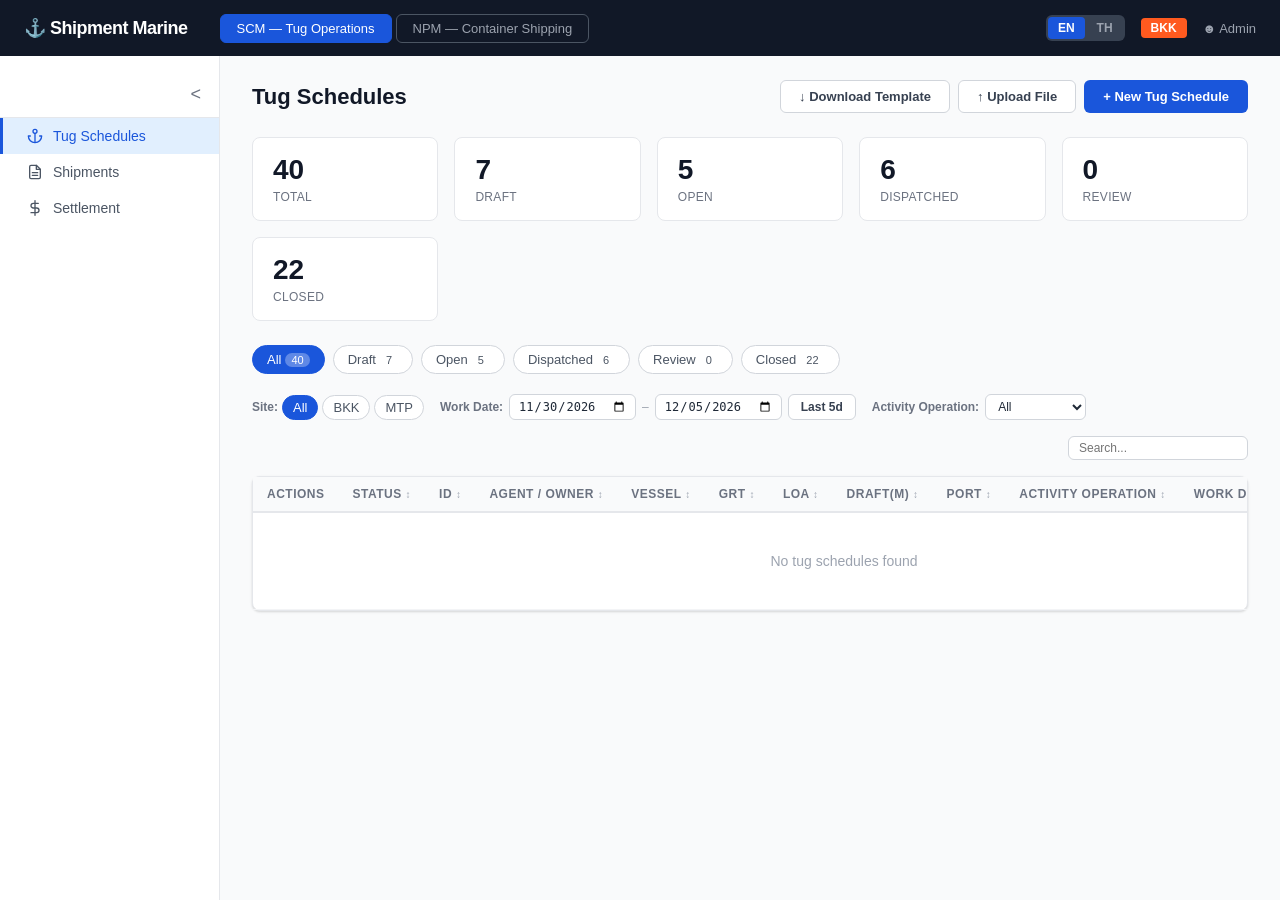
<file: index.html>
<!DOCTYPE html>
<html lang="en">
<head>
    <meta charset="UTF-8">
    <meta name="viewport" content="width=device-width, initial-scale=1.0">
    <title>Shipment Marine</title>
    <link rel="stylesheet" href="styles.css">
</head>
<body>
    <header class="header">
        <div class="header-left">
            <div class="logo">&#9875; Shipment Marine</div>
            <div class="module-switcher">
                <button class="module-btn active" data-module="scm">SCM &mdash; Tug Operations</button>
                <button class="module-btn" data-module="npm">NPM &mdash; Container Shipping</button>
            </div>
        </div>
        <div class="header-right">
            <div class="lang-switcher">
                <button class="lang-btn active" data-lang="en" onclick="setLang('en')">EN</button>
                <button class="lang-btn" data-lang="th" onclick="setLang('th')">TH</button>
            </div>
            <span class="site-badge" id="currentSite">BKK</span>
            <span class="user-info">&#9787; Admin</span>
        </div>
    </header>

    <!-- SCM Module -->
    <div id="scm-module" class="module">
        <nav class="sidebar" id="scm-sidebar">
            <div class="sidebar-toggle">
                <button class="sidebar-toggle-btn" id="scm-toggle-btn" onclick="toggleSidebar('scm')">&lt;</button>
            </div>
            <a class="nav-item active" data-view="scm-tug-list"><span class="nav-icon"><svg width="16" height="16" viewBox="0 0 24 24" fill="none" stroke="currentColor" stroke-width="2" stroke-linecap="round" stroke-linejoin="round"><circle cx="12" cy="5" r="3"/><line x1="12" y1="8" x2="12" y2="21"/><path d="M5 12H2a10 10 0 0 0 20 0h-3"/></svg></span><span class="nav-label">Tug Schedules</span></a>
            <a class="nav-item" data-view="scm-shipment-list"><span class="nav-icon"><svg width="16" height="16" viewBox="0 0 24 24" fill="none" stroke="currentColor" stroke-width="2" stroke-linecap="round" stroke-linejoin="round"><path d="M14 2H6a2 2 0 0 0-2 2v16a2 2 0 0 0 2 2h12a2 2 0 0 0 2-2V8z"/><polyline points="14 2 14 8 20 8"/><line x1="16" y1="13" x2="8" y2="13"/><line x1="16" y1="17" x2="8" y2="17"/></svg></span><span class="nav-label">Shipments</span></a>
            <a class="nav-item" data-view="scm-settlement"><span class="nav-icon"><svg width="16" height="16" viewBox="0 0 24 24" fill="none" stroke="currentColor" stroke-width="2" stroke-linecap="round" stroke-linejoin="round"><line x1="12" y1="1" x2="12" y2="23"/><path d="M17 5H9.5a3.5 3.5 0 0 0 0 7h5a3.5 3.5 0 0 1 0 7H6"/></svg></span><span class="nav-label">Settlement</span></a>
        </nav>
        <main class="content" id="scm-content"></main>
    </div>

    <!-- NPM Module -->
    <div id="npm-module" class="module hidden">
        <nav class="sidebar" id="npm-sidebar">
            <div class="sidebar-toggle">
                <button class="sidebar-toggle-btn" id="npm-toggle-btn" onclick="toggleSidebar('npm')">&lt;</button>
            </div>
            <a class="nav-item active" data-view="npm-shipment-list"><span class="nav-icon"><svg width="16" height="16" viewBox="0 0 24 24" fill="none" stroke="currentColor" stroke-width="2" stroke-linecap="round" stroke-linejoin="round"><path d="M21 16V8a2 2 0 0 0-1-1.73l-7-4a2 2 0 0 0-2 0l-7 4A2 2 0 0 0 3 8v8a2 2 0 0 0 1 1.73l7 4a2 2 0 0 0 2 0l7-4A2 2 0 0 0 21 16z"/><polyline points="3.27 6.96 12 12.01 20.73 6.96"/><line x1="12" y1="22.08" x2="12" y2="12"/></svg></span><span class="nav-label">Shipments</span></a>
            <a class="nav-item" data-view="npm-eir-list"><span class="nav-icon"><svg width="16" height="16" viewBox="0 0 24 24" fill="none" stroke="currentColor" stroke-width="2" stroke-linecap="round" stroke-linejoin="round"><path d="M16 4h2a2 2 0 0 1 2 2v14a2 2 0 0 1-2 2H6a2 2 0 0 1-2-2V6a2 2 0 0 1 2-2h2"/><rect x="8" y="2" width="8" height="4" rx="1" ry="1"/><line x1="16" y1="12" x2="8" y2="12"/><line x1="16" y1="16" x2="8" y2="16"/></svg></span><span class="nav-label">EIR</span></a>
            <a class="nav-item" data-view="npm-inspection"><span class="nav-icon"><svg width="16" height="16" viewBox="0 0 24 24" fill="none" stroke="currentColor" stroke-width="2" stroke-linecap="round" stroke-linejoin="round"><circle cx="11" cy="11" r="8"/><line x1="21" y1="21" x2="16.65" y2="16.65"/></svg></span><span class="nav-label">Inspection</span></a>
            <a class="nav-item" data-view="npm-master-data" style="display:none"><span class="nav-icon"><svg width="16" height="16" viewBox="0 0 24 24" fill="none" stroke="currentColor" stroke-width="2" stroke-linecap="round" stroke-linejoin="round"><path d="M4 7V4h16v3"/><path d="M9 20h6"/><path d="M12 4v16"/></svg></span><span class="nav-label">Master Data</span></a>
            <a class="nav-item" data-view="npm-settings"><span class="nav-icon"><svg width="16" height="16" viewBox="0 0 24 24" fill="none" stroke="currentColor" stroke-width="2" stroke-linecap="round" stroke-linejoin="round"><circle cx="12" cy="12" r="3"/><path d="M19.4 15a1.65 1.65 0 0 0 .33 1.82l.06.06a2 2 0 0 1 0 2.83 2 2 0 0 1-2.83 0l-.06-.06a1.65 1.65 0 0 0-1.82-.33 1.65 1.65 0 0 0-1 1.51V21a2 2 0 0 1-2 2 2 2 0 0 1-2-2v-.09A1.65 1.65 0 0 0 9 19.4a1.65 1.65 0 0 0-1.82.33l-.06.06a2 2 0 0 1-2.83 0 2 2 0 0 1 0-2.83l.06-.06A1.65 1.65 0 0 0 4.68 15a1.65 1.65 0 0 0-1.51-1H3a2 2 0 0 1-2-2 2 2 0 0 1 2-2h.09A1.65 1.65 0 0 0 4.6 9a1.65 1.65 0 0 0-.33-1.82l-.06-.06a2 2 0 0 1 0-2.83 2 2 0 0 1 2.83 0l.06.06A1.65 1.65 0 0 0 9 4.68a1.65 1.65 0 0 0 1-1.51V3a2 2 0 0 1 2-2 2 2 0 0 1 2 2v.09a1.65 1.65 0 0 0 1 1.51 1.65 1.65 0 0 0 1.82-.33l.06-.06a2 2 0 0 1 2.83 0 2 2 0 0 1 0 2.83l-.06.06A1.65 1.65 0 0 0 19.4 9a1.65 1.65 0 0 0 1.51 1H21a2 2 0 0 1 2 2 2 2 0 0 1-2 2h-.09a1.65 1.65 0 0 0-1.51 1z"/></svg></span><span class="nav-label">Settings</span></a>
        </nav>
        <main class="content" id="npm-content"></main>
    </div>

    <!-- Modal overlay -->
    <div class="modal-overlay hidden" id="modalOverlay">
        <div class="modal" id="modalContent"></div>
    </div>

    <script src="i18n.js"></script>
    <script src="data.js"></script>
    <script src="scm.js"></script>
    <script src="settlement.js"></script>
    <script src="npm.js"></script>
    <script src="app.js"></script>
</body>
</html>
</file>
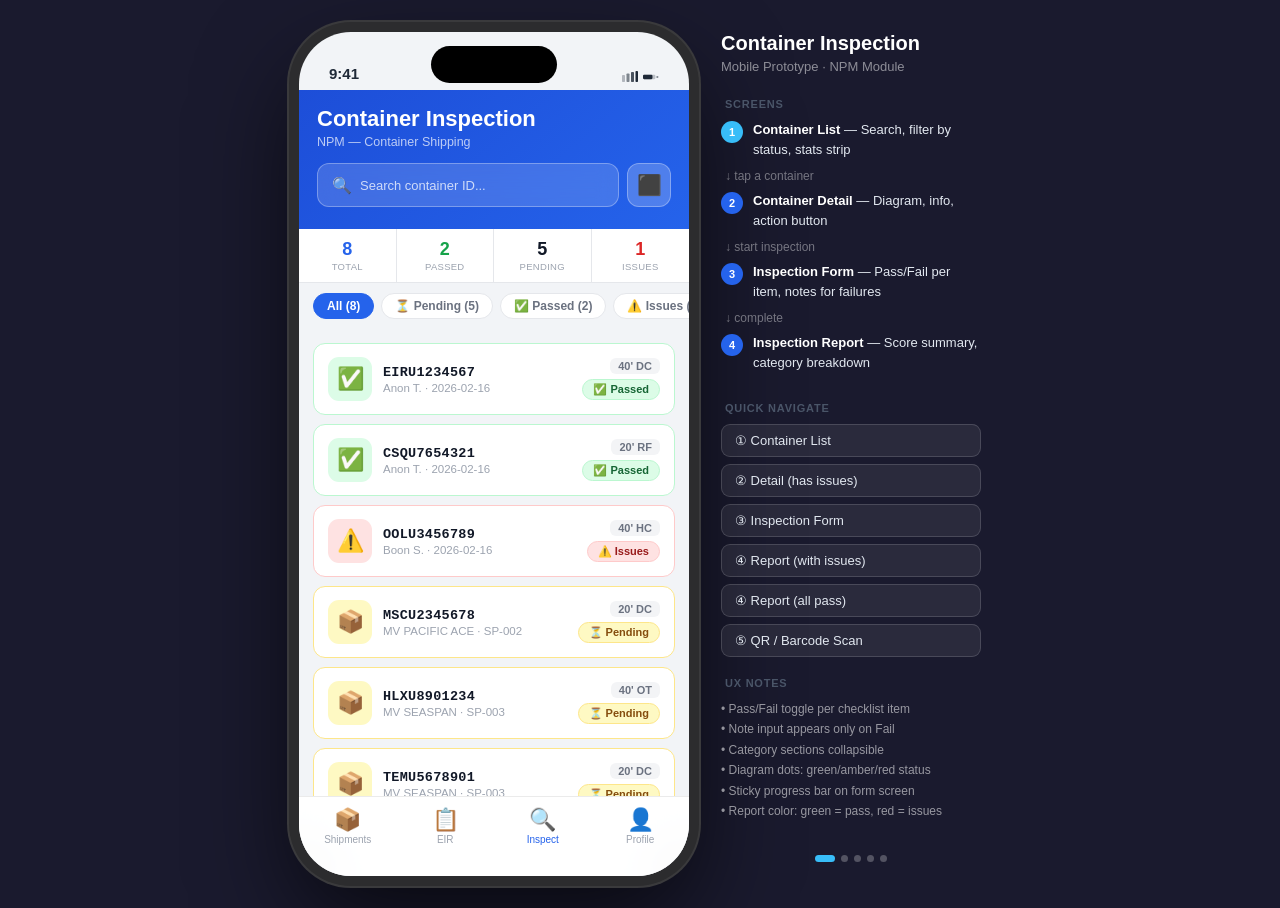
<file: inspection-mobile-prototype.html>
<!DOCTYPE html>
<html lang="en">
<head>
<meta charset="UTF-8">
<meta name="viewport" content="width=device-width, initial-scale=1.0">
<title>Container Inspection — Mobile Prototype</title>
<style>
:root {
  --bg:#f2f4f7; --surface:#fff; --border:#e5e7eb;
  --primary:#2563eb; --primary-light:#eff6ff;
  --success:#16a34a; --success-light:#f0fdf4;
  --danger:#dc2626;  --warning:#d97706;
  --gray-100:#f3f4f6; --gray-200:#e5e7eb; --gray-300:#d1d5db;
  --gray-400:#9ca3af; --gray-500:#6b7280; --gray-600:#4b5563;
  --gray-700:#374151; --gray-800:#1f2937; --gray-900:#111827;
  --shadow-sm:0 1px 2px rgba(0,0,0,.06);
  --shadow:0 1px 3px rgba(0,0,0,.1),0 1px 2px rgba(0,0,0,.06);
  --radius:12px;
}
*{box-sizing:border-box;margin:0;padding:0;-webkit-tap-highlight-color:transparent}
body{
  font-family:-apple-system,BlinkMacSystemFont,'Segoe UI',sans-serif;
  background:#1a1a2e;
  display:flex;justify-content:center;align-items:flex-start;
  min-height:100vh;padding:32px 16px;gap:32px;flex-wrap:wrap;
}

/* ── Phone shell ── */
.phone{
  width:390px;height:844px;background:var(--bg);
  border-radius:52px;flex-shrink:0;
  box-shadow:0 0 0 10px #2c2c2e,0 0 0 12px #3a3a3c,0 40px 100px rgba(0,0,0,.7);
  position:relative;overflow:hidden;display:flex;flex-direction:column;
}
.dynamic-island{
  position:absolute;top:14px;left:50%;transform:translateX(-50%);
  width:126px;height:37px;background:#000;border-radius:20px;z-index:200;
}
.status-bar{
  height:58px;flex-shrink:0;display:flex;align-items:flex-end;
  justify-content:space-between;padding:0 30px 8px;
  font-size:15px;font-weight:700;color:var(--gray-800);z-index:100;
}
.status-icons{display:flex;gap:5px;align-items:center}

/* ── App ── */
.app{flex:1;overflow:hidden;position:relative;}
.screen{
  position:absolute;inset:0;display:flex;flex-direction:column;
  background:var(--bg);transform:translateX(0);
  transition:transform .3s cubic-bezier(.4,0,.2,1),opacity .3s ease;
}
.screen.off-right{transform:translateX(100%)}
.screen.off-left{transform:translateX(-28%);opacity:.6}
.screen.hidden{display:none}

/* ── Nav bar ── */
.nav-bar{
  padding:10px 16px 10px;background:var(--surface);
  border-bottom:1px solid var(--border);
  display:flex;align-items:center;gap:10px;flex-shrink:0;
  box-shadow:var(--shadow-sm);
}
.nav-back{
  width:34px;height:34px;border-radius:50%;background:var(--gray-100);
  display:flex;align-items:center;justify-content:center;
  cursor:pointer;font-size:20px;color:var(--primary);border:none;flex-shrink:0;
  transition:background .15s;
}
.nav-back:active{background:var(--gray-200)}
.nav-title{font-size:17px;font-weight:700;color:var(--gray-900);flex:1}
.nav-right{
  width:34px;height:34px;border-radius:50%;background:var(--primary-light);
  display:flex;align-items:center;justify-content:center;
  cursor:pointer;font-size:17px;border:none;flex-shrink:0;
}

/* ── Scroll ── */
.scroll{flex:1;overflow-y:auto;overflow-x:hidden;-webkit-overflow-scrolling:touch;padding:14px}
.scroll::-webkit-scrollbar{display:none}

/* ── Cards ── */
.card{background:var(--surface);border-radius:var(--radius);box-shadow:var(--shadow-sm);overflow:hidden;margin-bottom:10px}

/* ── Buttons ── */
.btn{
  display:inline-flex;align-items:center;justify-content:center;gap:6px;
  padding:0 20px;height:44px;border-radius:22px;
  font-size:14.5px;font-weight:600;cursor:pointer;border:none;
  transition:opacity .15s,transform .1s;
}
.btn:active{opacity:.75;transform:scale(.97)}
.btn-primary{background:var(--primary);color:#fff}
.btn-success{background:var(--success);color:#fff}
.btn-outline{background:transparent;border:1.5px solid var(--primary);color:var(--primary)}
.btn-danger{background:var(--danger);color:#fff}
.btn-full{width:100%}
.btn-lg{height:52px;border-radius:16px;font-size:16px}

/* ── Badge ── */
.badge{display:inline-flex;align-items:center;gap:4px;padding:3px 10px;border-radius:20px;font-size:11px;font-weight:600}
.badge-pending{background:#fef9c3;color:#854d0e;border:1px solid #fde68a}
.badge-done{background:#dcfce7;color:#166534;border:1px solid #bbf7d0}
.badge-issues{background:#fee2e2;color:#991b1b;border:1px solid #fecaca}

/* ── Tab bar ── */
.tab-bar{
  height:80px;background:rgba(255,255,255,.94);backdrop-filter:blur(20px);
  border-top:1px solid rgba(0,0,0,.08);display:flex;align-items:flex-start;
  padding-top:8px;flex-shrink:0;
}
.tab-item{flex:1;display:flex;flex-direction:column;align-items:center;gap:3px;cursor:pointer;padding:4px 0}
.tab-icon{font-size:22px;line-height:1}
.tab-label{font-size:10px;font-weight:500;color:var(--gray-400)}
.tab-item.active .tab-label{color:var(--primary)}

/* ── Sticky bottom ── */
.sticky-bot{padding:10px 14px 6px;background:var(--surface);border-top:1px solid var(--border);flex-shrink:0}

/* ═══════════════════ SCREEN 1: LIST ═══════════════════ */
.list-hero{
  background:linear-gradient(140deg,#1d4ed8,#2563eb);
  padding:16px 18px 22px;flex-shrink:0;
}
.list-hero-title{font-size:22px;font-weight:800;color:#fff;margin-bottom:3px}
.list-hero-sub{font-size:12.5px;color:rgba(255,255,255,.7);margin-bottom:14px}
.search-row{display:flex;gap:8px}
.search-box{
  flex:1;height:44px;background:rgba(255,255,255,.15);backdrop-filter:blur(10px);
  border:1px solid rgba(255,255,255,.3);border-radius:12px;
  display:flex;align-items:center;gap:8px;padding:0 14px;cursor:pointer;
}
.search-box span{font-size:13px;color:rgba(255,255,255,.75)}
.scan-btn{
  width:44px;height:44px;border-radius:12px;
  background:rgba(255,255,255,.2);border:1px solid rgba(255,255,255,.3);
  display:flex;align-items:center;justify-content:center;font-size:20px;cursor:pointer;
}
.scan-btn:active{background:rgba(255,255,255,.35)}

/* Stats */
.stats-strip{
  display:grid;grid-template-columns:repeat(4,1fr);gap:0;
  background:var(--surface);border-bottom:1px solid var(--border);flex-shrink:0;
}
.stat-cell{padding:10px 0;text-align:center;border-right:1px solid var(--border)}
.stat-cell:last-child{border-right:none}
.stat-num{font-size:18px;font-weight:800;color:var(--gray-900)}
.stat-num.blue{color:var(--primary)}.stat-num.green{color:var(--success)}.stat-num.red{color:var(--danger)}
.stat-lbl{font-size:9.5px;color:var(--gray-400);font-weight:500;margin-top:1px;text-transform:uppercase;letter-spacing:.03em}

/* Filter chips */
.chips{display:flex;gap:7px;padding:10px 14px;overflow-x:auto;flex-shrink:0}
.chips::-webkit-scrollbar{display:none}
.chip{
  white-space:nowrap;padding:5px 13px;border-radius:20px;font-size:12px;font-weight:600;
  border:1.5px solid var(--gray-200);color:var(--gray-500);background:var(--surface);
  cursor:pointer;flex-shrink:0;transition:all .15s;
}
.chip.active{background:var(--primary);color:#fff;border-color:var(--primary)}
.chip:active{transform:scale(.95)}

/* Container card */
.cont-card{
  background:var(--surface);border-radius:var(--radius);padding:13px 14px;
  margin-bottom:9px;display:flex;align-items:center;gap:11px;cursor:pointer;
  transition:transform .15s;border:1.5px solid transparent;
}
.cont-card:active{transform:scale(.985)}
.cont-card.pending{border-color:#fde68a}
.cont-card.done{border-color:#bbf7d0}
.cont-card.issues{border-color:#fecaca}
.cont-icon{width:44px;height:44px;border-radius:11px;display:flex;align-items:center;justify-content:center;font-size:22px;flex-shrink:0}
.cont-icon.pending{background:#fef9c3}
.cont-icon.done{background:#dcfce7}
.cont-icon.issues{background:#fee2e2}
.cont-info{flex:1;min-width:0}
.cont-id{font-size:13.5px;font-weight:700;color:var(--gray-900);font-family:monospace;letter-spacing:.02em}
.cont-sub{font-size:11.5px;color:var(--gray-400);margin-top:2px;white-space:nowrap;overflow:hidden;text-overflow:ellipsis}
.cont-right{display:flex;flex-direction:column;align-items:flex-end;gap:5px}
.cont-size{font-size:11px;font-weight:600;color:var(--gray-500);background:var(--gray-100);padding:2px 8px;border-radius:6px}

/* ═══════════════════ SCREEN 2: DETAIL ═══════════════════ */
.detail-hero{
  background:linear-gradient(160deg,#1e3a8a,#2563eb);
  padding:20px 18px 28px;flex-shrink:0;position:relative;overflow:hidden;
}
.detail-hero::before{content:'';position:absolute;right:-24px;top:-24px;width:130px;height:130px;background:rgba(255,255,255,.06);border-radius:50%}
.detail-hero::after{content:'';position:absolute;right:34px;top:54px;width:72px;height:72px;background:rgba(255,255,255,.06);border-radius:50%}
.detail-id{font-family:monospace;font-size:20px;font-weight:800;color:#fff;letter-spacing:.04em}
.detail-vessel{font-size:12.5px;color:rgba(255,255,255,.7);margin-top:4px}
.detail-chips{display:flex;gap:7px;margin-top:13px}
.d-chip{padding:4px 12px;border-radius:20px;font-size:11.5px;font-weight:600;background:rgba(255,255,255,.16);color:#fff;border:1px solid rgba(255,255,255,.25)}

/* Container diagram */
.diagram-wrap{background:var(--surface);border-radius:var(--radius);padding:14px;margin-bottom:10px;box-shadow:var(--shadow-sm)}
.diagram-label{font-size:11px;font-weight:700;color:var(--gray-400);text-transform:uppercase;letter-spacing:.05em;margin-bottom:10px;text-align:center}
.diagram-legend{display:flex;justify-content:center;gap:14px;margin-top:8px}
.legend-item{display:flex;align-items:center;gap:4px;font-size:10px;color:var(--gray-500)}
.legend-dot{width:8px;height:8px;border-radius:50%}

/* Info list */
.info-list{background:var(--surface);border-radius:var(--radius);overflow:hidden;box-shadow:var(--shadow-sm);margin-bottom:10px}
.info-row{display:flex;align-items:center;padding:12px 15px;border-bottom:1px solid var(--gray-100)}
.info-row:last-child{border-bottom:none}
.info-lbl{font-size:12.5px;color:var(--gray-400);width:108px;flex-shrink:0}
.info-val{font-size:13px;font-weight:600;color:var(--gray-800);flex:1}
.info-val.mono{font-family:monospace}

/* ═══════════════════ SCREEN 3: FORM ═══════════════════ */
.form-progress{background:var(--surface);padding:11px 15px;border-bottom:1px solid var(--border);flex-shrink:0}
.prog-row{display:flex;align-items:center;justify-content:space-between;margin-bottom:7px}
.prog-lbl{font-size:12px;color:var(--gray-500)}
.prog-count{font-size:13px;font-weight:700;color:var(--primary)}
.prog-bar-bg{height:5px;background:var(--gray-200);border-radius:3px;overflow:hidden}
.prog-bar-fill{height:100%;background:linear-gradient(to right,#2563eb,#38bdf8);border-radius:3px;transition:width .4s ease}

.insp-card{background:var(--surface);border-radius:var(--radius);padding:13px 14px;margin-bottom:10px;box-shadow:var(--shadow-sm)}
.insp-label{font-size:11px;font-weight:700;color:var(--gray-400);text-transform:uppercase;letter-spacing:.05em;margin-bottom:7px}
.insp-input{width:100%;height:44px;border:1.5px solid var(--gray-200);border-radius:10px;padding:0 13px;font-size:15px;color:var(--gray-800);outline:none;transition:border-color .2s}
.insp-input:focus{border-color:var(--primary)}

/* Category */
.cat-section{margin-bottom:10px}
.cat-hdr{
  display:flex;align-items:center;gap:8px;padding:10px 15px;
  background:var(--gray-800);border-radius:var(--radius) var(--radius) 0 0;cursor:pointer;
}
.cat-hdr.has-items{background:#1e3a8a}
.cat-icon{font-size:16px}
.cat-name{font-size:13px;font-weight:700;color:#fff;flex:1}
.cat-count{font-size:11.5px;color:rgba(255,255,255,.6)}
.cat-chevron{font-size:11px;color:rgba(255,255,255,.6);transition:transform .2s}
.cat-hdr.collapsed .cat-chevron{transform:rotate(-90deg)}
.cat-items{background:var(--surface);border-radius:0 0 var(--radius) var(--radius);overflow:hidden}
.cat-items.collapsed{display:none}

/* Check item */
.chk-item{display:flex;align-items:center;gap:10px;padding:11px 15px;border-bottom:1px solid var(--gray-100)}
.chk-item:last-child{border-bottom:none}
.chk-label{font-size:13px;color:var(--gray-700);flex:1;line-height:1.4}
.chk-label.fail{color:var(--danger)}

/* Pass/Fail pill */
.pf{display:flex;border-radius:8px;overflow:hidden;border:1.5px solid var(--gray-200);flex-shrink:0}
.pf-btn{width:40px;height:32px;display:flex;align-items:center;justify-content:center;font-size:13px;font-weight:700;cursor:pointer;border:none;background:transparent;transition:background .15s,color .15s}
.pf-btn.pass{color:var(--gray-400)}
.pf-btn.pass.on{background:var(--success);color:#fff}
.pf-btn.fail{color:var(--gray-400);border-left:1.5px solid var(--gray-200)}
.pf-btn.fail.on{background:var(--danger);color:#fff}

/* Note row */
.note-row{display:none;background:#fef2f2;border-top:1px dashed #fecaca}
.note-row.show{display:flex;align-items:center;gap:8px;padding:7px 15px 9px}
.note-row input{flex:1;height:32px;border:1px solid #fecaca;border-radius:7px;padding:0 10px;font-size:12.5px;color:var(--danger);background:#fff;outline:none}

/* ═══════════════════ SCREEN 4: REPORT ═══════════════════ */
.report-hero{padding:68px 18px 22px;flex-shrink:0}
.report-hero.pass{background:linear-gradient(135deg,#065f46,#16a34a)}
.report-hero.fail{background:linear-gradient(135deg,#7f1d1d,#dc2626)}
.result-badge{display:inline-flex;align-items:center;gap:5px;background:rgba(255,255,255,.2);border:1px solid rgba(255,255,255,.3);border-radius:20px;padding:4px 13px;font-size:12px;font-weight:700;color:#fff;margin-bottom:8px}
.report-cont-id{font-family:monospace;font-size:20px;font-weight:800;color:#fff}
.report-sub{font-size:12px;color:rgba(255,255,255,.72);margin-top:3px}

.score-row{display:grid;grid-template-columns:repeat(3,1fr);background:var(--surface);border-radius:var(--radius);box-shadow:var(--shadow-sm);overflow:hidden;margin-bottom:10px}
.score-cell{padding:14px 0;text-align:center;border-right:1px solid var(--gray-100)}
.score-cell:last-child{border-right:none}
.score-num{font-size:24px;font-weight:800;color:var(--gray-900)}
.score-num.blue{color:var(--primary)}.score-num.green{color:var(--success)}.score-num.red{color:var(--danger)}
.score-lbl{font-size:10px;color:var(--gray-400);font-weight:500;margin-top:2px}

.cat-result{background:var(--surface);border-radius:var(--radius);overflow:hidden;margin-bottom:10px;box-shadow:var(--shadow-sm)}
.cat-result-hdr{display:flex;align-items:center;gap:9px;padding:11px 15px;border-bottom:1px solid var(--gray-100)}
.cat-result-name{font-size:13px;font-weight:700;color:var(--gray-800);flex:1}
.cat-result-count{font-size:12px;color:var(--gray-400)}
.cat-status{width:22px;height:22px;border-radius:50%;display:flex;align-items:center;justify-content:center;font-size:11px}
.cat-ok{background:#dcfce7;color:var(--success)}.cat-err{background:#fee2e2;color:var(--danger)}

.report-item{display:flex;align-items:center;gap:9px;padding:8px 15px;border-bottom:1px solid var(--gray-100)}
.report-item:last-child{border-bottom:none}
.r-dot{width:7px;height:7px;border-radius:50%;flex-shrink:0}
.dot-ok{background:var(--success)}.dot-err{background:var(--danger)}
.r-name{font-size:12.5px;color:var(--gray-700);flex:1}
.r-note{font-size:11px;color:var(--danger)}
.r-tick{font-size:14px}.r-tick.ok{color:var(--success)}.r-tick.err{color:var(--danger)}

/* ═══════════════════ SCREEN 5: SCAN ═══════════════════ */
.scan-screen{background:#000}
.scan-area{flex:1;display:flex;align-items:center;justify-content:center;position:relative;overflow:hidden}
.scan-bg{position:absolute;inset:0;background:radial-gradient(ellipse at center,#0f172a 0%,#000 100%)}
.scan-frame{position:relative;z-index:10;width:220px;height:148px}
.scan-corner{position:absolute;width:22px;height:22px;border-color:#38bdf8;border-style:solid}
.sc-tl{top:0;left:0;border-width:3px 0 0 3px}
.sc-tr{top:0;right:0;border-width:3px 3px 0 0}
.sc-bl{bottom:0;left:0;border-width:0 0 3px 3px}
.sc-br{bottom:0;right:0;border-width:0 3px 3px 0}
.scan-line{position:absolute;left:0;right:0;height:2px;background:linear-gradient(to right,transparent,#38bdf8,transparent);animation:scanLine 2s ease-in-out infinite}
@keyframes scanLine{0%{top:0}50%{top:calc(100% - 2px)}100%{top:0}}
.scan-hint{position:relative;z-index:10;margin-top:20px;font-size:13px;color:rgba(255,255,255,.55);text-align:center}

/* ═══════════════════ SHEET (overlay) ═══════════════════ */
.sheet-overlay{position:absolute;inset:0;background:rgba(0,0,0,.45);z-index:300;display:none;align-items:flex-end}
.sheet-overlay.open{display:flex;animation:fadeIn .2s ease}
@keyframes fadeIn{from{opacity:0}to{opacity:1}}
.sheet{width:100%;background:var(--surface);border-radius:20px 20px 0 0;padding:0 0 24px;animation:slideUp .28s cubic-bezier(.4,0,.2,1)}
@keyframes slideUp{from{transform:translateY(100%)}to{transform:translateY(0)}}
.sheet-handle{width:36px;height:4px;background:var(--gray-300);border-radius:2px;margin:10px auto 13px}
.sheet-title{font-size:16px;font-weight:700;color:var(--gray-900);padding:0 20px 12px;border-bottom:1px solid var(--border)}
.sheet-body{padding:16px 20px}
.sheet-input{width:100%;height:50px;border:2px solid var(--border);border-radius:13px;padding:0 16px;font-size:16px;color:var(--gray-800);font-family:monospace;letter-spacing:.04em;text-transform:uppercase;outline:none;transition:border-color .2s}
.sheet-input:focus{border-color:var(--primary)}
.sheet-hint{font-size:11.5px;color:var(--gray-400);margin-top:6px}
.sheet-btns{display:flex;gap:10px;padding:0 20px;margin-top:4px}

/* ═══════════════════ LABEL PANEL ═══════════════════ */
.label-panel{
  width:260px;flex-shrink:0;display:flex;flex-direction:column;gap:0;
  align-self:flex-start;position:sticky;top:32px;
}
.label-section{margin-bottom:20px}
.label-section-title{font-size:11px;font-weight:700;color:#4a5568;text-transform:uppercase;letter-spacing:.07em;margin-bottom:10px;padding-left:4px}
.label-item{display:flex;align-items:flex-start;gap:10px;margin-bottom:10px}
.label-num{
  width:22px;height:22px;border-radius:50%;background:var(--primary);color:#fff;
  font-size:11px;font-weight:700;display:flex;align-items:center;justify-content:center;flex-shrink:0;margin-top:1px;
}
.label-text{font-size:13px;color:#e2e8f0;line-height:1.5}
.label-text strong{color:#fff;font-weight:600}
.label-arrow{
  font-size:18px;color:#38bdf8;margin:8px 0;display:flex;align-items:center;gap:8px;
  font-size:12px;color:rgba(255,255,255,.4);padding-left:4px;
}
.nav-dots{display:flex;gap:6px;justify-content:center;padding:14px 0 4px}
.nav-dot{width:7px;height:7px;border-radius:50%;background:rgba(255,255,255,.25);cursor:pointer;transition:background .2s}
.nav-dot.active{background:#38bdf8;width:20px;border-radius:4px}
</style>
</head>
<body>

<!-- ══════════════════════════ PHONE ══════════════════════════ -->
<div class="phone" id="phone">
  <div class="dynamic-island"></div>
  <div class="status-bar">
    <span>9:41</span>
    <div class="status-icons">
      <svg width="16" height="11" viewBox="0 0 16 11" fill="currentColor"><rect x="0" y="4" width="3" height="7" rx=".8" opacity=".3"/><rect x="4.5" y="2.5" width="3" height="8.5" rx=".8" opacity=".55"/><rect x="9" y="1" width="3" height="10" rx=".8" opacity=".8"/><rect x="13.5" y="0" width="2.5" height="11" rx=".8"/></svg>
      <svg width="16" height="10" viewBox="0 0 22 10" fill="currentColor"><rect x="0" y="2" width="17" height="6" rx="1.5" opacity=".25"/><rect x="0" y="2" width="13" height="6" rx="1.5"/><rect x="18.5" y="3.5" width="2.5" height="3" rx=".8" opacity=".5"/></svg>
    </div>
  </div>

  <div class="app">

    <!-- ══ S1: LIST ══ -->
    <div class="screen" id="s-list">
      <div class="list-hero">
        <div class="list-hero-title">Container Inspection</div>
        <div class="list-hero-sub">NPM — Container Shipping</div>
        <div class="search-row">
          <div class="search-box" onclick="gotoScan()">
            <span style="font-size:16px">🔍</span>
            <span>Search container ID...</span>
          </div>
          <div class="scan-btn" onclick="gotoScan()">⬛</div>
        </div>
      </div>

      <div class="stats-strip" id="stats-strip"></div>

      <div class="chips" id="chips-row"></div>

      <div class="scroll" id="list-scroll"></div>

      <div class="tab-bar">
        <div class="tab-item"><div class="tab-icon">📦</div><div class="tab-label">Shipments</div></div>
        <div class="tab-item"><div class="tab-icon">📋</div><div class="tab-label">EIR</div></div>
        <div class="tab-item active"><div class="tab-icon">🔍</div><div class="tab-label">Inspect</div></div>
        <div class="tab-item"><div class="tab-icon">👤</div><div class="tab-label">Profile</div></div>
      </div>
    </div>

    <!-- ══ S2: DETAIL ══ -->
    <div class="screen off-right hidden" id="s-detail">
      <div class="nav-bar">
        <button class="nav-back" onclick="back()">‹</button>
        <div class="nav-title" id="d-nav-title">Detail</div>
        <button class="nav-right">⋯</button>
      </div>
      <div class="scroll" id="d-scroll">
        <div id="d-hero" style="margin:-14px -14px 14px;border-radius:0"></div>

        <!-- Diagram -->
        <div class="diagram-wrap">
          <div class="diagram-label">Container Diagram</div>
          <svg viewBox="0 0 300 130" xmlns="http://www.w3.org/2000/svg" style="width:100%;max-width:290px;display:block;margin:0 auto">
            <!-- Body -->
            <rect x="18" y="32" width="224" height="78" rx="3" fill="#e2e8f0" stroke="#94a3b8" stroke-width="1.5"/>
            <!-- Top -->
            <path d="M18 32 L44 12 L268 12 L242 32 Z" fill="#f1f5f9" stroke="#94a3b8" stroke-width="1.5"/>
            <!-- Right side -->
            <path d="M242 32 L268 12 L268 90 L242 110 Z" fill="#cbd5e1" stroke="#94a3b8" stroke-width="1.5"/>
            <!-- Corrugations -->
            <line x1="55" y1="32" x2="55" y2="110" stroke="#94a3b8" stroke-width="1" opacity=".45"/>
            <line x1="92" y1="32" x2="92" y2="110" stroke="#94a3b8" stroke-width="1" opacity=".45"/>
            <line x1="129" y1="32" x2="129" y2="110" stroke="#94a3b8" stroke-width="1" opacity=".45"/>
            <line x1="166" y1="32" x2="166" y2="110" stroke="#94a3b8" stroke-width="1" opacity=".45"/>
            <line x1="203" y1="32" x2="203" y2="110" stroke="#94a3b8" stroke-width="1" opacity=".45"/>
            <!-- Door -->
            <rect x="203" y="34" width="37" height="74" rx="1" fill="#bfdbfe" stroke="#3b82f6" stroke-width="1.5"/>
            <line x1="221" y1="34" x2="221" y2="108" stroke="#3b82f6" stroke-width="1" opacity=".6"/>
            <circle cx="207" cy="71" r="3" fill="#3b82f6"/>
            <!-- Floor -->
            <rect x="18" y="108" width="224" height="5" rx="2" fill="#94a3b8"/>
            <!-- Corner fittings -->
            <rect x="14" y="28" width="9" height="9" rx="2" fill="#64748b"/>
            <rect x="237" y="28" width="9" height="9" rx="2" fill="#64748b"/>
            <rect x="14" y="104" width="9" height="9" rx="2" fill="#64748b"/>
            <rect x="237" y="104" width="9" height="9" rx="2" fill="#64748b"/>
            <!-- Inspection dots -->
            <circle id="dot-roof"  cx="130" cy="22" r="6" fill="#34d399" stroke="#fff" stroke-width="1.5"/>
            <circle id="dot-side"  cx="40"  cy="72" r="6" fill="#34d399" stroke="#fff" stroke-width="1.5"/>
            <circle id="dot-under" cx="130" cy="113" r="6" fill="#fbbf24" stroke="#fff" stroke-width="1.5"/>
            <circle id="dot-door"  cx="221" cy="71" r="6" fill="#34d399" stroke="#fff" stroke-width="1.5"/>
            <circle id="dot-top"   cx="156" cy="22" r="6" fill="#34d399" stroke="#fff" stroke-width="1.5"/>
          </svg>
          <div class="diagram-legend">
            <div class="legend-item"><div class="legend-dot" style="background:#34d399"></div>OK</div>
            <div class="legend-item"><div class="legend-dot" style="background:#fbbf24"></div>Attention</div>
            <div class="legend-item"><div class="legend-dot" style="background:#f87171"></div>Failed</div>
          </div>
        </div>

        <!-- Info -->
        <div class="info-list" id="d-info"></div>

        <div style="height:72px"></div>
      </div>
      <div class="sticky-bot">
        <button class="btn btn-full btn-lg" id="d-action-btn">Start Inspection</button>
      </div>
    </div>

    <!-- ══ S3: FORM ══ -->
    <div class="screen off-right hidden" id="s-form">
      <div class="nav-bar">
        <button class="nav-back" onclick="back()">‹</button>
        <div class="nav-title" id="f-title">Inspection Form</div>
        <button class="nav-right">💾</button>
      </div>
      <div class="form-progress">
        <div class="prog-row">
          <div class="prog-lbl">Checklist Progress</div>
          <div class="prog-count" id="prog-count">0 / 14</div>
        </div>
        <div class="prog-bar-bg"><div class="prog-bar-fill" id="prog-fill" style="width:0%"></div></div>
      </div>
      <div class="scroll" id="f-scroll">
        <div class="insp-card">
          <div class="insp-label">Inspector Name *</div>
          <input class="insp-input" id="insp-name" type="text" placeholder="Enter your name">
        </div>
        <div id="checklist-wrap"></div>
        <div style="height:72px"></div>
      </div>
      <div class="sticky-bot">
        <button class="btn btn-success btn-full btn-lg" onclick="saveForm()">✓ Complete Inspection</button>
      </div>
    </div>

    <!-- ══ S4: REPORT ══ -->
    <div class="screen off-right hidden" id="s-report">
      <div class="nav-bar" id="r-nav" style="background:transparent;border:none;position:absolute;z-index:10;width:100%">
        <button class="nav-back" style="background:rgba(255,255,255,.2)" onclick="back()"><span style="color:#fff">‹</span></button>
        <div class="nav-title" style="color:#fff">Inspection Report</div>
        <button class="nav-right" style="background:rgba(255,255,255,.2)"><span style="color:#fff">⬆</span></button>
      </div>
      <div class="scroll" id="r-scroll" style="padding:0">
        <div id="r-hero"></div>
        <div style="padding:14px">
          <div id="r-score"></div>
          <div id="r-cats"></div>
          <div style="display:flex;gap:9px;margin-top:4px;margin-bottom:14px">
            <button class="btn btn-outline" style="flex:1;font-size:13px">📄 Export PDF</button>
            <button class="btn btn-outline" style="flex:1;font-size:13px">↗ Share</button>
          </div>
        </div>
      </div>
    </div>

    <!-- ══ S5: SCAN ══ -->
    <div class="screen off-right hidden scan-screen" id="s-scan">
      <div style="padding:56px 16px 10px;display:flex;align-items:center;gap:10px">
        <button class="nav-back" style="background:rgba(255,255,255,.15)" onclick="back()"><span style="color:#fff">✕</span></button>
        <div class="nav-title" style="color:#fff">Scan QR / Barcode</div>
      </div>
      <div class="scan-area">
        <div class="scan-bg"></div>
        <div style="position:absolute;inset:0;background:repeating-linear-gradient(0deg,rgba(0,0,0,.04) 0,rgba(0,0,0,.04) 1px,transparent 1px,transparent 2px);z-index:5"></div>
        <div style="position:relative;z-index:10;display:flex;flex-direction:column;align-items:center">
          <div class="scan-frame">
            <div class="scan-corner sc-tl"></div>
            <div class="scan-corner sc-tr"></div>
            <div class="scan-corner sc-bl"></div>
            <div class="scan-corner sc-br"></div>
            <div class="scan-line"></div>
          </div>
          <div class="scan-hint">Point camera at container barcode or QR code</div>
        </div>
      </div>
      <div style="padding:14px;background:rgba(0,0,0,.75)">
        <button class="btn btn-full" style="color:#38bdf8;border:1.5px solid #38bdf8;border-radius:14px;height:48px;font-size:14px;background:transparent" onclick="openSheet()">
          ⌨ Enter Container ID Manually
        </button>
      </div>
    </div>

    <!-- Sheet overlay -->
    <div class="sheet-overlay" id="sheet" onclick="if(event.target===this)closeSheet()">
      <div class="sheet" onclick="event.stopPropagation()">
        <div class="sheet-handle"></div>
        <div class="sheet-title">Enter Container ID</div>
        <div class="sheet-body">
          <input class="sheet-input" id="sheet-input" type="text" placeholder="EIRU1234567" maxlength="11" oninput="this.value=this.value.toUpperCase()">
          <div class="sheet-hint">Format: 4 letters + 7 digits (e.g. EIRU1234567)</div>
        </div>
        <div class="sheet-btns">
          <button class="btn btn-outline" style="flex:1" onclick="closeSheet()">Cancel</button>
          <button class="btn btn-primary" style="flex:1" onclick="searchSheet()">Search</button>
        </div>
      </div>
    </div>

  </div><!-- /app -->
</div><!-- /phone -->

<!-- ══════════════════════════ LABELS ══════════════════════════ -->
<div class="label-panel">
  <div style="font-size:20px;font-weight:800;color:#fff;margin-bottom:4px">Container Inspection</div>
  <div style="font-size:13px;color:rgba(255,255,255,.5);margin-bottom:24px">Mobile Prototype · NPM Module</div>

  <div class="label-section">
    <div class="label-section-title">Screens</div>
    <div class="label-item"><div class="label-num" id="ln1">1</div><div class="label-text"><strong>Container List</strong> — Search, filter by status, stats strip</div></div>
    <div class="label-arrow">↓ tap a container</div>
    <div class="label-item"><div class="label-num" id="ln2">2</div><div class="label-text"><strong>Container Detail</strong> — Diagram, info, action button</div></div>
    <div class="label-arrow">↓ start inspection</div>
    <div class="label-item"><div class="label-num" id="ln3">3</div><div class="label-text"><strong>Inspection Form</strong> — Pass/Fail per item, notes for failures</div></div>
    <div class="label-arrow">↓ complete</div>
    <div class="label-item"><div class="label-num" id="ln4">4</div><div class="label-text"><strong>Inspection Report</strong> — Score summary, category breakdown</div></div>
  </div>

  <div class="label-section">
    <div class="label-section-title">Quick Navigate</div>
    <div style="display:flex;flex-direction:column;gap:7px">
      <button onclick="jumpTo('s-list')"  style="width:100%;text-align:left;padding:8px 13px;border-radius:9px;border:1px solid rgba(255,255,255,.15);background:rgba(255,255,255,.07);color:#e2e8f0;font-size:13px;cursor:pointer">① Container List</button>
      <button onclick="jumpTo('s-detail','OOLU3456789')" style="width:100%;text-align:left;padding:8px 13px;border-radius:9px;border:1px solid rgba(255,255,255,.15);background:rgba(255,255,255,.07);color:#e2e8f0;font-size:13px;cursor:pointer">② Detail (has issues)</button>
      <button onclick="jumpTo('s-form','MSCU2345678')" style="width:100%;text-align:left;padding:8px 13px;border-radius:9px;border:1px solid rgba(255,255,255,.15);background:rgba(255,255,255,.07);color:#e2e8f0;font-size:13px;cursor:pointer">③ Inspection Form</button>
      <button onclick="jumpTo('s-report','OOLU3456789')" style="width:100%;text-align:left;padding:8px 13px;border-radius:9px;border:1px solid rgba(255,255,255,.15);background:rgba(255,255,255,.07);color:#e2e8f0;font-size:13px;cursor:pointer">④ Report (with issues)</button>
      <button onclick="jumpTo('s-report','EIRU1234567')" style="width:100%;text-align:left;padding:8px 13px;border-radius:9px;border:1px solid rgba(255,255,255,.15);background:rgba(255,255,255,.07);color:#e2e8f0;font-size:13px;cursor:pointer">④ Report (all pass)</button>
      <button onclick="jumpTo('s-scan')" style="width:100%;text-align:left;padding:8px 13px;border-radius:9px;border:1px solid rgba(255,255,255,.15);background:rgba(255,255,255,.07);color:#e2e8f0;font-size:13px;cursor:pointer">⑤ QR / Barcode Scan</button>
    </div>
  </div>

  <div class="label-section">
    <div class="label-section-title">UX Notes</div>
    <div style="font-size:12px;color:rgba(255,255,255,.55);line-height:1.7">
      • Pass/Fail toggle per checklist item<br>
      • Note input appears only on Fail<br>
      • Category sections collapsible<br>
      • Diagram dots: green/amber/red status<br>
      • Sticky progress bar on form screen<br>
      • Report color: green = pass, red = issues
    </div>
  </div>

  <div class="nav-dots" id="nav-dots"></div>
</div>

<script>
// ── Data ──
const CONTAINERS = [
  {id:'EIRU1234567', shipId:'SP-001', vessel:'MV EVER GIVEN',  size:40, type:'DC'},
  {id:'CSQU7654321', shipId:'SP-001', vessel:'MV EVER GIVEN',  size:20, type:'RF'},
  {id:'OOLU3456789', shipId:'SP-002', vessel:'MV PACIFIC ACE', size:40, type:'HC'},
  {id:'MSCU2345678', shipId:'SP-002', vessel:'MV PACIFIC ACE', size:20, type:'DC'},
  {id:'HLXU8901234', shipId:'SP-003', vessel:'MV SEASPAN',     size:40, type:'OT'},
  {id:'TEMU5678901', shipId:'SP-003', vessel:'MV SEASPAN',     size:20, type:'DC'},
  {id:'CAIU9012345', shipId:'SP-004', vessel:'MV OCEAN STAR',  size:40, type:'DC'},
  {id:'GESU3210987', shipId:'SP-004', vessel:'MV OCEAN STAR',  size:20, type:'HC'},
];

const CHECKLIST = [
  {id:'CHK01', label:'Roof',                category:'Exterior'},
  {id:'CHK02', label:'Side Panels (Left)',  category:'Exterior'},
  {id:'CHK03', label:'Side Panels (Right)', category:'Exterior'},
  {id:'CHK04', label:'Front Wall',          category:'Exterior'},
  {id:'CHK05', label:'Door End',            category:'Exterior'},
  {id:'CHK06', label:'Understructure',      category:'Exterior'},
  {id:'CHK07', label:'Floor',               category:'Interior'},
  {id:'CHK08', label:'Walls',               category:'Interior'},
  {id:'CHK09', label:'Ceiling',             category:'Interior'},
  {id:'CHK10', label:'Cleanliness',         category:'Interior'},
  {id:'CHK11', label:'Hinges & Gaskets',    category:'Door'},
  {id:'CHK12', label:'Locking Mechanism',   category:'Door'},
  {id:'CHK13', label:'CSC Plate',           category:'Markings'},
  {id:'CHK14', label:'Container Number',    category:'Markings'},
];

const CAT_ICONS = {Exterior:'🏗',Interior:'📐',Door:'🚪',Markings:'🏷'};

let INSPECTIONS = {
  'EIRU1234567':{inspector:'Anon T.',  date:'2026-02-16 07:30', pass:true,  issues:0,
    items: CHECKLIST.map(c=>({...c,ok:true,note:''}))},
  'CSQU7654321':{inspector:'Anon T.',  date:'2026-02-16 10:00', pass:true,  issues:0,
    items: CHECKLIST.map(c=>({...c,ok:true,note:''}))},
  'OOLU3456789':{inspector:'Boon S.', date:'2026-02-16 13:30', pass:false, issues:1,
    items: CHECKLIST.map((c,i)=>({...c,ok:i!==5,note:i===5?'Minor rust on underframe':''}))},
};

// ── State ──
let stack = ['s-list'];
let curContainer = null;
let formState = {};
const SCREENS = ['s-list','s-detail','s-form','s-report','s-scan'];

// ── Navigation ──
function push(id) {
  const cur = stack[stack.length-1];
  if (cur === id) return;
  const curEl = document.getElementById(cur);
  const nextEl = document.getElementById(id);
  nextEl.classList.remove('hidden','off-right','off-left');
  nextEl.classList.add('off-right');
  nextEl.style.transition = 'none';
  nextEl.offsetHeight;
  nextEl.style.transition = '';
  curEl.classList.add('off-left');
  nextEl.classList.remove('off-right');
  setTimeout(()=>{
    curEl.classList.add('hidden');
    curEl.classList.remove('off-left');
    stack.push(id);
    updateNavDots();
  }, 310);
}

function back() {
  if (stack.length<=1) return;
  const cur = stack[stack.length-1];
  const prev = stack[stack.length-2];
  const curEl = document.getElementById(cur);
  const prevEl = document.getElementById(prev);
  prevEl.classList.remove('hidden','off-left');
  curEl.style.transition = 'transform .28s cubic-bezier(.4,0,.2,1)';
  curEl.style.transform = 'translateX(100%)';
  setTimeout(()=>{
    curEl.classList.add('hidden','off-right');
    curEl.style.transform = '';
    curEl.style.transition = '';
    stack.pop();
    updateNavDots();
  }, 280);
}

function jumpTo(screenId, containerId) {
  // Reset to list first
  SCREENS.forEach(s=>{
    const el = document.getElementById(s);
    el.classList.add('hidden','off-right');
    el.classList.remove('off-left');
  });
  document.getElementById('s-list').classList.remove('hidden','off-right');
  stack = ['s-list'];

  if (screenId === 's-list') { updateNavDots(); return; }
  if (containerId) curContainer = CONTAINERS.find(c=>c.id===containerId);

  if (screenId==='s-detail' && containerId) { loadDetail(containerId); push('s-detail'); }
  else if (screenId==='s-form' && containerId) { loadDetail(containerId); loadForm(containerId); push('s-detail'); setTimeout(()=>push('s-form'),30); }
  else if (screenId==='s-report' && containerId) { loadDetail(containerId); loadReport(containerId); push('s-detail'); setTimeout(()=>push('s-report'),30); }
  else if (screenId==='s-scan') push('s-scan');
}

function updateNavDots() {
  const cur = stack[stack.length-1];
  const idx = SCREENS.indexOf(cur);
  const wrap = document.getElementById('nav-dots');
  wrap.innerHTML = SCREENS.map((s,i)=>
    `<div class="nav-dot ${i===idx?'active':''}" onclick="jumpTo('${s}')"></div>`
  ).join('');
  // highlight label
  [1,2,3,4].forEach(n=>{
    const el=document.getElementById('ln'+n);
    if(el) el.style.background=(idx===n-1)?'#38bdf8':'var(--primary)';
  });
}

// ── Screen 1 ──
function renderList(filter) {
  filter = filter || 'all';
  const insp_done  = CONTAINERS.filter(c=> INSPECTIONS[c.id] &&  INSPECTIONS[c.id].pass).length;
  const insp_issue = CONTAINERS.filter(c=> INSPECTIONS[c.id] && !INSPECTIONS[c.id].pass).length;
  const pending    = CONTAINERS.filter(c=>!INSPECTIONS[c.id]).length;

  document.getElementById('stats-strip').innerHTML = `
    <div class="stat-cell"><div class="stat-num blue">${CONTAINERS.length}</div><div class="stat-lbl">Total</div></div>
    <div class="stat-cell"><div class="stat-num green">${insp_done}</div><div class="stat-lbl">Passed</div></div>
    <div class="stat-cell"><div class="stat-num">${pending}</div><div class="stat-lbl">Pending</div></div>
    <div class="stat-cell"><div class="stat-num red">${insp_issue}</div><div class="stat-lbl">Issues</div></div>
  `;

  const chips = [
    {k:'all',    l:`All (${CONTAINERS.length})`},
    {k:'pending',l:`⏳ Pending (${pending})`},
    {k:'done',   l:`✅ Passed (${insp_done})`},
    {k:'issues', l:`⚠️ Issues (${insp_issue})`},
  ];
  document.getElementById('chips-row').innerHTML = chips.map(c=>
    `<div class="chip${c.k===filter?' active':''}" onclick="filterList(this,'${c.k}')">${c.l}</div>`
  ).join('');

  let items = CONTAINERS;
  if (filter==='pending') items = items.filter(c=>!INSPECTIONS[c.id]);
  if (filter==='done')    items = items.filter(c=> INSPECTIONS[c.id] && INSPECTIONS[c.id].pass);
  if (filter==='issues')  items = items.filter(c=> INSPECTIONS[c.id] && !INSPECTIONS[c.id].pass);

  document.getElementById('list-scroll').innerHTML = items.length ? items.map(c=>{
    const insp = INSPECTIONS[c.id];
    const state = !insp?'pending': insp.pass?'done':'issues';
    const icon  = state==='pending'?'📦': state==='done'?'✅':'⚠️';
    const badge = state==='pending'
      ? '<span class="badge badge-pending">⏳ Pending</span>'
      : state==='done'
      ? '<span class="badge badge-done">✅ Passed</span>'
      : '<span class="badge badge-issues">⚠️ Issues</span>';
    const sub = insp
      ? `${insp.inspector} · ${insp.date.slice(0,10)}`
      : `${c.vessel} · ${c.shipId}`;
    return `
      <div class="cont-card ${state}" onclick="openDetail('${c.id}')">
        <div class="cont-icon ${state}">${icon}</div>
        <div class="cont-info">
          <div class="cont-id">${c.id}</div>
          <div class="cont-sub">${sub}</div>
        </div>
        <div class="cont-right">
          <div class="cont-size">${c.size}' ${c.type}</div>
          ${badge}
        </div>
      </div>
    `;
  }).join('') : `<div style="text-align:center;padding:50px 0;color:var(--gray-400)"><div style="font-size:38px;margin-bottom:8px">📭</div>No containers</div>`;
}

function filterList(el, f) {
  renderList(f);
}

// ── Screen 2 ──
function loadDetail(id) {
  curContainer = CONTAINERS.find(c=>c.id===id);
  const insp = INSPECTIONS[id];
  document.getElementById('d-nav-title').textContent = id.slice(0,4)+'···'+id.slice(-4);

  const stateLabel = !insp ? '⏳ Pending' : insp.pass ? '✅ Inspected' : '⚠️ Issues';
  const chipColor  = !insp ? '' : insp.pass
    ? 'background:#dcfce7;color:#166534;border-color:transparent'
    : 'background:#fee2e2;color:#991b1b;border-color:transparent';

  document.getElementById('d-hero').innerHTML = `
    <div class="detail-hero">
      <div class="detail-id">${id}</div>
      <div class="detail-vessel">${curContainer.vessel} · ${curContainer.shipId}</div>
      <div class="detail-chips">
        <div class="d-chip">${curContainer.size}' ${curContainer.type}</div>
        <div class="d-chip" style="${chipColor}">${stateLabel}</div>
      </div>
    </div>
  `;

  document.getElementById('d-info').innerHTML = `
    <div class="info-row"><div class="info-lbl">Container ID</div><div class="info-val mono">${id}</div></div>
    <div class="info-row"><div class="info-lbl">Shipment</div><div class="info-val mono">${curContainer.shipId}</div></div>
    <div class="info-row"><div class="info-lbl">Vessel</div><div class="info-val">${curContainer.vessel}</div></div>
    <div class="info-row"><div class="info-lbl">Size / Type</div><div class="info-val">${curContainer.size}' ${curContainer.type}</div></div>
    <div class="info-row"><div class="info-lbl">Status</div><div class="info-val">${stateLabel}</div></div>
    ${insp ? `
    <div class="info-row"><div class="info-lbl">Inspector</div><div class="info-val">${insp.inspector}</div></div>
    <div class="info-row"><div class="info-lbl">Date</div><div class="info-val">${insp.date}</div></div>
    ` : ''}
  `;

  // Diagram dots — show issue on understructure if OOLU
  if (id==='OOLU3456789') {
    document.getElementById('dot-under').setAttribute('fill','#f87171');
  } else {
    ['dot-roof','dot-side','dot-under','dot-door','dot-top'].forEach(d=>{
      const el=document.getElementById(d);
      if(el) el.setAttribute('fill','#34d399');
    });
  }

  const btn = document.getElementById('d-action-btn');
  if (insp) {
    btn.textContent = '📄 View Inspection Report';
    btn.className = 'btn btn-outline btn-full btn-lg';
    btn.onclick = ()=>{ loadReport(id); push('s-report'); };
  } else {
    btn.textContent = '🔍 Start Inspection';
    btn.className = 'btn btn-primary btn-full btn-lg';
    btn.onclick = ()=>{ loadForm(id); push('s-form'); };
  }
}

function openDetail(id) {
  loadDetail(id);
  push('s-detail');
}

// ── Screen 3 ──
function loadForm(id) {
  curContainer = CONTAINERS.find(c=>c.id===id) || curContainer;
  document.getElementById('f-title').textContent = (curContainer?.id||id).slice(0,8)+'···';
  document.getElementById('insp-name').value = '';
  formState = {};
  CHECKLIST.forEach(c=>{ formState[c.id]={ok:true,note:''}; });
  renderChecklist();
  updateProg();
}

function renderChecklist() {
  const cats = ['Exterior','Interior','Door','Markings'];
  document.getElementById('checklist-wrap').innerHTML = cats.map(cat=>{
    const items = CHECKLIST.filter(c=>c.category===cat);
    const fails = items.filter(i=>!formState[i.id]?.ok).length;
    return `
      <div class="cat-section">
        <div class="cat-hdr${fails?' has-items':''}" id="ch-${cat}" onclick="toggleCat('${cat}')">
          <span class="cat-icon">${CAT_ICONS[cat]}</span>
          <span class="cat-name">${cat}</span>
          <span class="cat-count">${fails?`<span style="color:#fca5a5">${fails} issue(s)</span>`:items.length+' items'}</span>
          <span class="cat-chevron">▼</span>
        </div>
        <div class="cat-items" id="ci-${cat}">
          ${items.map(item=>{
            const st = formState[item.id];
            return `
              <div>
                <div class="chk-item">
                  <div class="chk-label${!st.ok?' fail':''}" id="cl-${item.id}">${item.label}</div>
                  <div class="pf">
                    <button class="pf-btn pass${st.ok?' on':''}" onclick="setItem('${item.id}',true)">✓</button>
                    <button class="pf-btn fail${!st.ok?' on':''}" onclick="setItem('${item.id}',false)">✗</button>
                  </div>
                </div>
                <div class="note-row${!st.ok?' show':''}" id="nr-${item.id}">
                  <span style="font-size:13px">📝</span>
                  <input type="text" placeholder="Describe the issue..." value="${st.note}" onchange="formState['${item.id}'].note=this.value">
                </div>
              </div>
            `;
          }).join('')}
        </div>
      </div>
    `;
  }).join('');
}

function setItem(id, ok) {
  formState[id].ok = ok;
  if(ok) formState[id].note='';
  const passBtn = document.querySelector(`[onclick="setItem('${id}',true)"]`);
  const failBtn = document.querySelector(`[onclick="setItem('${id}',false)"]`);
  const label   = document.getElementById('cl-'+id);
  const noteRow = document.getElementById('nr-'+id);
  if(passBtn){ passBtn.classList.toggle('on',ok); }
  if(failBtn){ failBtn.classList.toggle('on',!ok); }
  if(label)  { label.classList.toggle('fail',!ok); }
  if(noteRow){ noteRow.classList.toggle('show',!ok); }
  updateProg();
  // update cat header
  const item = CHECKLIST.find(c=>c.id===id);
  if(item){
    const catItems = CHECKLIST.filter(c=>c.category===item.category);
    const fails = catItems.filter(i=>!formState[i.id]?.ok).length;
    const hdr = document.getElementById('ch-'+item.category);
    if(hdr){
      hdr.classList.toggle('has-items', fails>0);
      const ce = hdr.querySelector('.cat-count');
      if(ce) ce.innerHTML = fails>0?`<span style="color:#fca5a5">${fails} issue(s)</span>`:catItems.length+' items';
    }
  }
}

function toggleCat(cat) {
  const hdr  = document.getElementById('ch-'+cat);
  const body = document.getElementById('ci-'+cat);
  const collapsed = body.classList.toggle('collapsed');
  hdr.classList.toggle('collapsed', collapsed);
}

function updateProg() {
  const total = CHECKLIST.length;
  document.getElementById('prog-count').textContent = `${total} / ${total}`;
  document.getElementById('prog-fill').style.width = '100%';
}

function saveForm() {
  const name = document.getElementById('insp-name').value.trim();
  if(!name){
    document.getElementById('insp-name').style.borderColor='var(--danger)';
    document.getElementById('insp-name').focus();
    return;
  }
  const items = CHECKLIST.map(c=>({...c,ok:formState[c.id].ok,note:formState[c.id].note}));
  const fails = items.filter(i=>!i.ok).length;
  const id = curContainer.id;
  INSPECTIONS[id] = {
    inspector:name,
    date:new Date().toISOString().slice(0,16).replace('T',' '),
    pass:fails===0, issues:fails, items,
  };
  renderList();
  loadReport(id);
  push('s-report');
}

// ── Screen 4 ──
function loadReport(id) {
  const c    = CONTAINERS.find(x=>x.id===id);
  const insp = INSPECTIONS[id];
  if(!insp) return;
  const allItems = insp.items || CHECKLIST.map(ch=>({...ch,ok:true,note:''}));
  const cats = ['Exterior','Interior','Door','Markings'];
  const passed = allItems.filter(i=>i.ok).length;
  const failed = allItems.filter(i=>!i.ok).length;
  const heroClass = insp.pass?'pass':'fail';
  const heroLabel = insp.pass?'✅ PASS — All Clear':'⚠️ ISSUES FOUND';

  document.getElementById('r-hero').innerHTML = `
    <div class="report-hero ${heroClass}">
      <div class="result-badge">${heroLabel}</div>
      <div class="report-cont-id">${id}</div>
      <div class="report-sub">${c?c.vessel:''} · ${c?c.shipId:''}</div>
      <div class="report-sub" style="margin-top:3px">Inspector: ${insp.inspector} · ${insp.date}</div>
    </div>
  `;

  document.getElementById('r-score').innerHTML = `
    <div class="score-row" style="margin-bottom:10px">
      <div class="score-cell"><div class="score-num blue">${allItems.length}</div><div class="score-lbl">Total</div></div>
      <div class="score-cell"><div class="score-num green">${passed}</div><div class="score-lbl">Passed</div></div>
      <div class="score-cell"><div class="score-num red">${failed}</div><div class="score-lbl">Issues</div></div>
    </div>
  `;

  document.getElementById('r-cats').innerHTML = cats.map(cat=>{
    const catItems = allItems.filter(i=>i.category===cat);
    const catFail  = catItems.filter(i=>!i.ok).length;
    return `
      <div class="cat-result">
        <div class="cat-result-hdr">
          <span style="font-size:16px">${CAT_ICONS[cat]}</span>
          <span class="cat-result-name">${cat}</span>
          <span class="cat-result-count">${catItems.length-catFail}/${catItems.length} OK</span>
          <div class="cat-status ${catFail?'cat-err':'cat-ok'}">${catFail?'!':'✓'}</div>
        </div>
        ${catItems.map(item=>`
          <div class="report-item">
            <div class="r-dot ${item.ok?'dot-ok':'dot-err'}"></div>
            <div class="r-name">${item.label}</div>
            ${item.note?`<div class="r-note">${item.note}</div>`:''}
            <span class="r-tick ${item.ok?'ok':'err'}">${item.ok?'✓':'✗'}</span>
          </div>
        `).join('')}
      </div>
    `;
  }).join('');
}

// ── Scan / Sheet ──
function gotoScan() { push('s-scan'); }
function openSheet() {
  document.getElementById('sheet').classList.add('open');
  setTimeout(()=>document.getElementById('sheet-input').focus(),200);
}
function closeSheet() {
  document.getElementById('sheet').classList.remove('open');
  document.getElementById('sheet-input').value='';
}
function searchSheet() {
  const id = document.getElementById('sheet-input').value.trim().toUpperCase();
  closeSheet();
  back();
  setTimeout(()=>{
    const found = CONTAINERS.find(c=>c.id===id);
    if(found) openDetail(id);
  },350);
}

// ── Init ──
renderList();
updateNavDots();
updateProg();
</script>
</body>
</html>
</file>
<file: styles.css>
/* === Reset & Base === */
*, *::before, *::after { box-sizing: border-box; margin: 0; padding: 0; }
:root {
    --primary: #1a56db;
    --primary-light: #e1effe;
    --success: #0e9f6e;
    --success-light: #def7ec;
    --warning: #ff5a1f;
    --warning-light: #feecdc;
    --danger: #e02424;
    --danger-light: #fde8e8;
    --gray-50: #f9fafb;
    --gray-100: #f3f4f6;
    --gray-200: #e5e7eb;
    --gray-300: #d1d5db;
    --gray-400: #9ca3af;
    --gray-500: #6b7280;
    --gray-600: #4b5563;
    --gray-700: #374151;
    --gray-800: #1f2937;
    --gray-900: #111827;
    --radius: 8px;
    --shadow: 0 1px 3px rgba(0,0,0,.1), 0 1px 2px rgba(0,0,0,.06);
    --shadow-md: 0 4px 6px rgba(0,0,0,.07), 0 2px 4px rgba(0,0,0,.06);
}
body { font-family: -apple-system, BlinkMacSystemFont, 'Segoe UI', Roboto, sans-serif; background: var(--gray-50); color: var(--gray-800); font-size: 14px; }

/* === Header === */
.header { display: flex; justify-content: space-between; align-items: center; padding: 0 24px; height: 56px; background: var(--gray-900); color: #fff; position: sticky; top: 0; z-index: 100; }
.header-left { display: flex; align-items: center; gap: 32px; }
.logo { font-size: 18px; font-weight: 700; letter-spacing: -0.5px; }
.module-switcher { display: flex; gap: 4px; }
.module-btn { background: transparent; border: 1px solid var(--gray-600); color: var(--gray-400); padding: 6px 16px; border-radius: 6px; cursor: pointer; font-size: 13px; font-weight: 500; transition: all .15s; }
.module-btn:hover { border-color: var(--gray-400); color: #fff; }
.module-btn.active { background: var(--primary); border-color: var(--primary); color: #fff; }
.header-right { display: flex; align-items: center; gap: 16px; }
.lang-switcher { display: flex; gap: 2px; background: var(--gray-700); border-radius: 6px; padding: 2px; }
.lang-btn { background: transparent; border: none; color: var(--gray-400); padding: 4px 10px; border-radius: 4px; font-size: 12px; font-weight: 700; cursor: pointer; transition: all .15s; }
.lang-btn:hover { color: #fff; }
.lang-btn.active { background: var(--primary); color: #fff; }
.site-badge { background: var(--warning); padding: 3px 10px; border-radius: 4px; font-size: 12px; font-weight: 600; }
.user-info { font-size: 13px; color: var(--gray-400); }

/* === Layout === */
.module { display: flex; min-height: calc(100vh - 56px); }
.hidden { display: none !important; }
.sidebar { width: 220px; background: #fff; border-right: 1px solid var(--gray-200); padding: 16px 0; flex-shrink: 0; transition: width 0.2s ease; overflow: hidden; }
.sidebar.collapsed { width: 48px; }
.sidebar.collapsed .nav-label { display: none; }
.sidebar.collapsed .nav-item { justify-content: center; padding: 10px 0; }
.sidebar-toggle { display: flex; justify-content: flex-end; padding: 8px 12px; border-bottom: 1px solid var(--gray-200); }
.sidebar.collapsed .sidebar-toggle { justify-content: center; }
.sidebar-toggle-btn { background: none; border: none; cursor: pointer; color: var(--gray-500); font-size: 18px; padding: 4px 6px; border-radius: 4px; }
.sidebar-toggle-btn:hover { background: var(--gray-100); color: var(--gray-800); }
.nav-item { display: flex; align-items: center; gap: 10px; padding: 10px 24px; color: var(--gray-600); text-decoration: none; font-weight: 500; cursor: pointer; transition: all .15s; border-left: 3px solid transparent; white-space: nowrap; }
.nav-icon { display: flex; flex-shrink: 0; }
.nav-item:hover { background: var(--gray-50); color: var(--gray-800); }
.nav-item.active { color: var(--primary); background: var(--primary-light); border-left-color: var(--primary); }
.content { flex: 1; padding: 24px 32px; overflow-y: auto; max-height: calc(100vh - 56px); }

/* === Cards & Panels === */
.page-header { display: flex; justify-content: space-between; align-items: center; margin-bottom: 24px; }
.page-title { font-size: 22px; font-weight: 700; color: var(--gray-900); }
.card { background: #fff; border: 1px solid var(--gray-200); border-radius: var(--radius); box-shadow: var(--shadow); }
.card-header { padding: 16px 20px; border-bottom: 1px solid var(--gray-200); display: flex; justify-content: space-between; align-items: center; }
.card-header h3 { font-size: 15px; font-weight: 600; }
.card-body { padding: 20px; }

/* === Status Badges === */
.badge { display: inline-block; padding: 4px 12px; border-radius: 12px; font-size: 12px; font-weight: 700; text-transform: uppercase; letter-spacing: 0.5px; border: 1px solid transparent; }
.badge-draft { background: #f3f4f6; color: #6b7280; border-color: #d1d5db; }
.badge-open { background: #dbeafe; color: #1d4ed8; border-color: #93c5fd; }
.badge-dispatch { background: #fef3c7; color: #b45309; border-color: #fcd34d; }
.badge-completed { background: #d1fae5; color: #047857; border-color: #6ee7b7; }
.badge-review { background: #fef3c7; color: #d97706; border-color: #fcd34d; }
.badge-report-in { background: #fff7ed; color: #c2410c; border-color: #fdba74; }
.badge-closed { background: #d1fae5; color: #047857; border-color: #6ee7b7; }
.badge-cancelled { background: var(--danger-light); color: var(--danger); border-color: var(--danger); }

/* === Tables === */
.table-wrap { overflow-x: auto; }
table { width: 100%; border-collapse: collapse; }
thead { background: var(--gray-50); }
th { padding: 10px 14px; text-align: left; font-size: 12px; font-weight: 600; color: var(--gray-500); text-transform: uppercase; letter-spacing: 0.5px; border-bottom: 2px solid var(--gray-200); white-space: nowrap; }
td { padding: 12px 14px; border-bottom: 1px solid var(--gray-100); vertical-align: middle; }
tr:hover { background: var(--gray-50); }
tr.clickable { cursor: pointer; }

/* === Buttons === */
.btn { display: inline-flex; align-items: center; gap: 6px; padding: 8px 18px; border-radius: 6px; font-size: 13px; font-weight: 600; cursor: pointer; border: 1px solid transparent; transition: all .15s; }
.btn-primary { background: var(--primary); color: #fff; }
.btn-primary:hover { background: #1e40af; }
.btn-success { background: var(--success); color: #fff; }
.btn-success:hover { background: #047857; }
.btn-warning { background: var(--warning); color: #fff; }
.btn-warning:hover { background: #c2410c; }
.btn-danger { background: var(--danger); color: #fff; }
.btn-danger:hover { background: #991b1b; }
.btn-outline { background: #fff; border: 1px solid var(--gray-300); color: var(--gray-700); }
.btn-outline:hover { background: var(--gray-50); border-color: var(--gray-400); }
.btn-sm { padding: 5px 12px; font-size: 12px; }
.btn-group { display: flex; gap: 8px; flex-wrap: wrap; }

/* === Forms === */
.form-grid { display: grid; grid-template-columns: 1fr 1fr; gap: 16px; }
.form-grid-3 { display: grid; grid-template-columns: 1fr 1fr 1fr; gap: 16px; }
.form-group { display: flex; flex-direction: column; gap: 4px; }
.form-group.full-width { grid-column: 1 / -1; }
label { font-size: 12px; font-weight: 600; color: var(--gray-600); text-transform: uppercase; letter-spacing: 0.3px; }
label .req { color: var(--danger); }
input, select, textarea { padding: 8px 12px; border: 1px solid var(--gray-300); border-radius: 6px; font-size: 14px; color: var(--gray-800); background: #fff; transition: border .15s; box-sizing: border-box; }
.form-group input, .form-group select, .form-group textarea, .form-group .ss-wrap { width: 100%; }
input:focus, select:focus, textarea:focus { outline: none; border-color: var(--primary); box-shadow: 0 0 0 3px rgba(26,86,219,.1); }
input:disabled, select:disabled { background: var(--gray-100); color: var(--gray-500); cursor: not-allowed; }
textarea { resize: vertical; min-height: 60px; }

/* === Filters bar === */
.filters { display: flex; gap: 8px; align-items: center; margin-bottom: 20px; flex-wrap: wrap; }
.filter-chip { padding: 6px 14px; border-radius: 20px; border: 1px solid var(--gray-300); background: #fff; font-size: 13px; cursor: pointer; color: var(--gray-600); font-weight: 500; transition: all .15s; }
.filter-chip:hover { border-color: var(--primary); color: var(--primary); }
.filter-chip.active { background: var(--primary); color: #fff; border-color: var(--primary); }
.filter-count { font-size: 11px; background: rgba(255,255,255,.3); padding: 1px 6px; border-radius: 8px; margin-left: 4px; }

/* === Modal === */
.modal-overlay { position: fixed; inset: 0; background: rgba(0,0,0,.5); z-index: 200; display: flex; align-items: center; justify-content: center; }
.modal { background: #fff; border-radius: 12px; width: 90%; max-width: 800px; max-height: 85vh; overflow-y: auto; box-shadow: 0 20px 60px rgba(0,0,0,.2); }
.modal-header { padding: 20px 24px; border-bottom: 1px solid var(--gray-200); display: flex; justify-content: space-between; align-items: center; position: sticky; top: 0; background: #fff; z-index: 1; border-radius: 12px 12px 0 0; }
.modal-header h2 { font-size: 18px; font-weight: 700; }
.modal-close { background: none; border: none; font-size: 24px; cursor: pointer; color: var(--gray-400); padding: 4px 8px; border-radius: 4px; }
.modal-close:hover { background: var(--gray-100); color: var(--gray-800); }
.modal-body { padding: 24px; }
.modal-footer { padding: 16px 24px; border-top: 1px solid var(--gray-200); display: flex; justify-content: flex-end; gap: 8px; }

/* === Detail page === */
.detail-header { display: flex; justify-content: space-between; align-items: flex-start; margin-bottom: 24px; }
.detail-title { font-size: 20px; font-weight: 700; }
.detail-subtitle { font-size: 13px; color: var(--gray-500); margin-top: 4px; }
.info-grid { display: grid; grid-template-columns: repeat(auto-fill, minmax(200px, 1fr)); gap: 16px; padding: 16px 0; }
.info-item label { display: block; font-size: 11px; margin-bottom: 2px; }
.info-item .value { font-size: 15px; font-weight: 600; color: var(--gray-900); }
.section-title { font-size: 15px; font-weight: 700; margin: 24px 0 12px; padding-bottom: 8px; border-bottom: 2px solid var(--gray-200); }

/* === Timeline / Report-In === */
.timeline { position: relative; padding-left: 28px; }
.timeline::before { content: ''; position: absolute; left: 10px; top: 0; bottom: 0; width: 2px; background: var(--gray-200); }
.timeline-item { position: relative; padding: 8px 0 20px; }
.timeline-dot { position: absolute; left: -23px; top: 12px; width: 12px; height: 12px; border-radius: 50%; border: 2px solid var(--gray-300); background: #fff; }
.timeline-dot.filled { background: var(--success); border-color: var(--success); }
.timeline-dot.current { background: var(--primary); border-color: var(--primary); box-shadow: 0 0 0 4px rgba(26,86,219,.2); }
.timeline-label { font-size: 13px; font-weight: 600; color: var(--gray-700); }
.timeline-time { font-size: 12px; color: var(--gray-500); margin-top: 2px; }
.timeline-input { margin-top: 6px; }

/* === Upload zone === */
.upload-zone { border: 2px dashed var(--gray-300); border-radius: var(--radius); padding: 32px; text-align: center; cursor: pointer; transition: all .15s; }
.upload-zone:hover { border-color: var(--primary); background: var(--primary-light); }
.upload-icon { font-size: 36px; margin-bottom: 8px; }
.upload-text { color: var(--gray-500); font-size: 14px; }

/* === Tabs === */
.tabs { display: flex; border-bottom: 2px solid var(--gray-200); margin-bottom: 20px; gap: 0; }
.tab { padding: 10px 20px; font-size: 14px; font-weight: 600; color: var(--gray-500); cursor: pointer; border-bottom: 2px solid transparent; margin-bottom: -2px; transition: all .15s; }
.tab:hover { color: var(--gray-700); }
.tab.active { color: var(--primary); border-bottom-color: var(--primary); }
.tab-content { display: none; }
.tab-content.active { display: block; }

/* === EIR voided rows === */
.eir-voided td { opacity: 0.55; }
.eir-voided code { text-decoration: line-through; color: var(--gray-500); }

/* === EIR specific === */
.eir-pair { display: grid; grid-template-columns: 1fr 1fr; gap: 20px; margin-top: 16px; }
.eir-card { border: 2px solid var(--gray-200); border-radius: var(--radius); padding: 20px; }
.eir-card h4 { font-size: 14px; font-weight: 700; margin-bottom: 12px; }
.eir-in { border-color: var(--success); }
.eir-out { border-color: var(--warning); }

/* === Checklist === */
.checklist-item { display: flex; align-items: center; gap: 10px; padding: 10px 0; border-bottom: 1px solid var(--gray-100); }
.checklist-item input[type=checkbox] { width: 18px; height: 18px; accent-color: var(--primary); }
.checklist-label { font-size: 14px; flex: 1; }
.checklist-note { width: 200px; }

/* === Stats === */
.stats-row { display: grid; grid-template-columns: repeat(auto-fit, minmax(160px, 1fr)); gap: 16px; margin-bottom: 24px; }
.stat-card { background: #fff; border: 1px solid var(--gray-200); border-radius: var(--radius); padding: 16px 20px; }
.stat-value { font-size: 28px; font-weight: 800; color: var(--gray-900); }
.stat-label { font-size: 12px; color: var(--gray-500); margin-top: 4px; font-weight: 500; text-transform: uppercase; letter-spacing: 0.3px; }

/* === Toast === */
.toast { position: fixed; bottom: 24px; right: 24px; background: var(--gray-900); color: #fff; padding: 12px 20px; border-radius: 8px; font-size: 14px; font-weight: 500; z-index: 300; animation: slideUp .3s ease; }
.toast.success { background: var(--success); }
.toast.error { background: var(--danger); }
@keyframes slideUp { from { transform: translateY(20px); opacity: 0; } to { transform: translateY(0); opacity: 1; } }

/* === Responsive === */
@media (max-width: 768px) {
    .sidebar { display: none; }
    .content { padding: 16px; }
    .form-grid, .form-grid-3 { grid-template-columns: 1fr; }
    .module-switcher { display: none; }
}

/* === Searchable Select === */
.ss-wrap { position: relative; }
.ss-list {
    position: absolute; top: calc(100% + 2px); left: 0; right: 0;
    background: #fff; border: 1px solid var(--gray-300); border-radius: 6px;
    box-shadow: var(--shadow-md); z-index: 500; max-height: 220px; overflow-y: auto;
}
.ss-item {
    padding: 8px 12px; cursor: pointer; font-size: 14px; color: var(--gray-800);
    border-bottom: 1px solid var(--gray-100);
}
.ss-item:last-child { border-bottom: none; }
.ss-item:hover { background: var(--gray-50); }
.ss-item.selected { background: var(--primary-light); color: var(--primary); font-weight: 600; }
.ss-item.inactive { color: var(--gray-400); background: var(--gray-50); }

/* === Action Menu (3-dot) === */
.action-menu { position: relative; display: inline-block; }
.action-dots { background: none; border: 1px solid var(--gray-300); border-radius: 50%; width: 32px; height: 32px; display: inline-flex; align-items: center; justify-content: center; cursor: pointer; color: var(--gray-500); transition: all .15s; }
.action-dots::before { content: ''; display: inline-block; width: 16px; height: 3px; background-image: radial-gradient(circle, currentColor 1.5px, transparent 1.5px); background-size: 6px 3px; background-repeat: repeat-x; }
.action-dots:hover { background: var(--gray-100); color: var(--gray-700); border-color: var(--gray-400); }
.action-dropdown { display: none; position: fixed; background: #fff; border: 1px solid var(--gray-200); border-radius: 8px; box-shadow: 0 8px 24px rgba(0,0,0,.15); z-index: 9999; min-width: 140px; overflow: hidden; }
.action-dropdown.show { display: block; }
.action-dropdown-item { padding: 8px 14px; font-size: 13px; cursor: pointer; white-space: nowrap; color: var(--gray-700); }
.action-dropdown-item:hover { background: var(--gray-50); }
.action-dropdown-item.danger { color: var(--danger); }
.action-dropdown-item.danger:hover { background: #fef2f2; }

/* === Report-In Stage Grid === */
.stages-list-grid { padding: 0 24px; }
.stage-row {
    display: grid;
    grid-template-columns: 220px 1fr 1fr 160px;
    align-items: start;
    gap: 16px;
    padding: 14px 0;
    border-bottom: 1px solid #f0f2f5;
    animation: fadeInRow 0.3s ease both;
}
.stage-row:last-child { border-bottom: none; }
@keyframes fadeInRow {
    from { opacity: 0; transform: translateY(4px); }
    to   { opacity: 1; transform: translateY(0); }
}
.stage-label-cell { display: flex; align-items: center; gap: 8px; flex-wrap: wrap; padding-top: 2px; }
.stage-dot {
    width: 10px; height: 10px; border-radius: 50%;
    background: var(--success); flex-shrink: 0;
    box-shadow: 0 0 0 3px rgba(14,159,110,0.15);
}
.stage-tag { font-size: 10px; padding: 1px 7px; border-radius: 10px; font-weight: 500; }
.tag-required { background: #fef2f2; color: #dc2626; border: 1px solid #fecaca; }
.tag-optional { background: #f8fafc; color: var(--gray-400); border: 1px solid var(--gray-200); }
.time-field label {
    display: block; font-size: 10px; color: var(--gray-400); font-weight: 600;
    letter-spacing: 0.06em; text-transform: uppercase; margin-bottom: 4px;
}
.time-input {
    font-family: monospace; font-size: 12.5px; background: #f8fafc;
    border: 1px solid var(--gray-200); border-radius: 5px; padding: 6px 10px;
    color: var(--gray-700); width: 100%; outline: none;
    transition: border-color 0.15s, background 0.15s;
}
.time-input:focus { border-color: var(--primary); background: #fff; }
.time-input.synced { background: #eff6ff; border-color: #bfdbfe; color: #1d4ed8; }
.time-input:disabled { opacity: 0.5; cursor: not-allowed; }
.duration-box { text-align: right; padding-top: 2px; }
.duration-label {
    display: block; font-size: 10px; color: var(--gray-400); font-weight: 600;
    letter-spacing: 0.06em; text-transform: uppercase; margin-bottom: 6px;
}
.duration-value {
    display: inline-flex; align-items: center; gap: 5px;
    font-family: monospace; font-size: 12.5px; font-weight: 600;
    padding: 5px 12px; border-radius: 20px;
}
.dur-zero { background: #f1f5f9; color: var(--gray-400); border: 1px solid var(--gray-200); }
.dur-pos  { background: #eff6ff; color: var(--primary); border: 1px solid #bfdbfe; }
.total-footer {
    display: flex; align-items: center; justify-content: space-between;
    padding: 16px 24px; background: #f8fafc; border-top: 2px solid var(--gray-200);
    margin-top: 4px;
}
.total-label {
    font-size: 13px; font-weight: 600; color: var(--gray-600);
    display: flex; align-items: center; gap: 8px;
}
.total-label::before {
    content: ''; display: inline-block; width: 3px; height: 16px;
    background: var(--primary); border-radius: 2px; flex-shrink: 0;
}
.total-label.green::before { background: var(--success); }
.total-breakdown { font-size: 11px; color: var(--gray-400); font-family: monospace; margin-top: 3px; }
.total-value {
    display: inline-flex; align-items: center; gap: 8px;
    font-family: monospace; font-size: 16px; font-weight: 700;
    padding: 8px 20px; border-radius: 20px; background: var(--gray-800); color: #fff;
}
.total-value.green { background: #064e3b; }
.sync-notice {
    display: flex; align-items: center; gap: 6px;
    font-size: 11.5px; border-radius: 6px; padding: 7px 14px;
    margin: 12px 24px 4px;
}
.sync-teal { color: #0f766e; background: #f0fdf9; border: 1px solid #99f6e4; }
.sync-amber { color: #92400e; background: #fffbeb; border: 1px solid #fde68a; }

/* === Settlement Report Detail === */
.srd-scroll-wrapper { overflow-x: auto; margin-bottom: 10px; }
.srd-scroll-inner { min-width: 100%; }
.srd-order-cols {
    display: grid;
    grid-template-columns: 28px 90px 120px 140px 58px 56px 52px 80px 44px 1fr 72px 90px;
    align-items: center;
    flex: 1;
}
.srd-order-cols > div {
    padding: 0 6px; white-space: nowrap;
}
.srd-order-cols > div.num { text-align: right; font-family: monospace; }

.srd-order-block {
    background: #fff; border: 1px solid #dde1e8; border-radius: 6px;
    margin-bottom: 10px; overflow: hidden;
    box-shadow: 0 1px 4px rgba(0,0,0,.06);
    animation: fadeUp 0.2s ease both;
}
@keyframes fadeUp {
    from { opacity: 0; transform: translateY(5px); }
    to   { opacity: 1; transform: translateY(0); }
}
.srd-order-header {
    display: flex; align-items: center; padding: 0 12px; min-height: 38px;
    background: #f7f9fc; border-bottom: 1px solid #eef0f4;
    border-left: 3px solid var(--primary);
}
.srd-toggle-btn {
    width: 18px; height: 18px; border-radius: 3px; border: none;
    background: transparent; cursor: pointer; color: var(--gray-400);
    font-size: 9px; display: inline-flex; align-items: center; justify-content: center;
    transition: background 0.1s, transform 0.15s; flex-shrink: 0; margin-right: 8px;
}
.srd-toggle-btn:hover { background: var(--gray-200); color: var(--gray-700); }
.srd-toggle-btn.collapsed { transform: rotate(-90deg); }

.srd-items-section { overflow: hidden; }
.srd-items-section.collapsed { display: none; }

.srd-item-scroll {
    overflow-x: auto; overflow-y: visible;
    scrollbar-width: thin; scrollbar-color: #c8d0de #f0f2f5;
}
.srd-item-scroll::-webkit-scrollbar { height: 6px; }
.srd-item-scroll::-webkit-scrollbar-track { background: #f0f2f5; }
.srd-item-scroll::-webkit-scrollbar-thumb { background: #c8d0de; border-radius: 3px; }
.srd-item-scroll::-webkit-scrollbar-thumb:hover { background: #a0aec0; }

.srd-item-table { width: max-content; min-width: 100%; border-collapse: collapse; font-size: 11.5px; }
.srd-item-table thead th {
    background: #eef3fb; border-bottom: 1px solid #d0dcf0;
    padding: 5px 10px; font-size: 9.5px; font-weight: 700;
    color: #5a70a0; text-transform: uppercase; letter-spacing: .05em;
    white-space: nowrap; text-align: left;
}
.srd-item-table thead th.num { text-align: right; }
.srd-item-table tbody tr:hover td { background: #f5f8ff; }
.srd-item-table td {
    background: #fff; border-bottom: 1px solid #eef0f4;
    padding: 7px 10px; white-space: nowrap; vertical-align: middle;
}
.srd-item-table td.num { text-align: right; font-family: monospace; }
.srd-stage-row td {
    background: #fafbfe !important; border-bottom: 1px dashed #e0e8f4 !important;
    padding: 6px 10px 8px 20px !important;
}
.srd-stage-row { display: none; }
.srd-stage-row.open { display: table-row; }

.srd-order-total {
    padding: 6px 16px; text-align: right; font-size: 12px; font-weight: 600;
    color: #0891b2; background: #f4fdfb; border-top: 1px solid #c7f2f0;
}
.srd-footer {
    display: flex; align-items: center; justify-content: space-between;
    padding: 8px 0; margin-top: 12px; border-top: 2px solid var(--gray-200);
    font-size: 12px; color: var(--gray-500);
}
.srd-footer-total { font-family: monospace; font-size: 15px; font-weight: 700; color: var(--gray-800); }

/* Time stage chips */
.ts-chip {
    font-family: monospace; font-size: 10px; font-weight: 600;
    padding: 2px 7px; border-radius: 3px; white-space: nowrap;
}
.ts-start   { background: #dcfce7; color: #166534; border: 1px solid #bbf7d0; }
.ts-standby { background: #fef9c3; color: #854d0e; border: 1px solid #fde68a; }
.ts-work    { background: #dbeafe; color: #1e40af; border: 1px solid #bfdbfe; }
.ts-end     { background: #fce7f3; color: #9d174d; border: 1px solid #fbcfe8; }
.ts-arrow   { color: var(--gray-400); font-size: 10px; }
</file>
